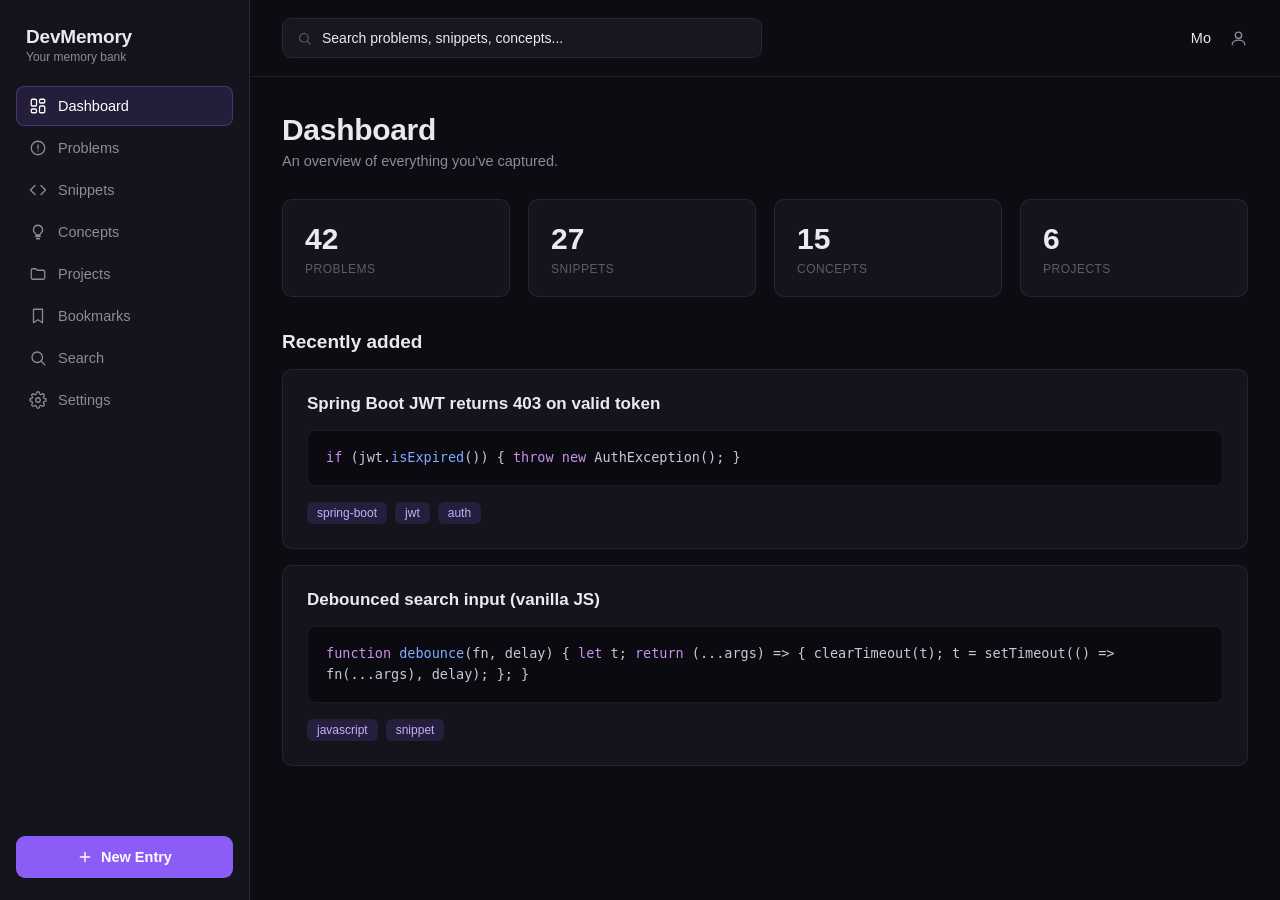
<file: app.html>
<!DOCTYPE html>
<html lang="en">
<head>
  <link rel="stylesheet" href="style.css" />
  <meta charset="UTF-8" />
  <meta name="viewport" content="width=device-width, initial-scale=1.0" />
  <title>DevMemory</title>
</head>
<body>
  <div class="app">
    <div class="overlay" id="overlay"></div>

    <aside class="sidebar" id="sidebar">
      <div class="brand">
        <div class="brand-name">DevMemory</div>
        <div class="brand-sub">Your memory bank</div>
      </div>

      <nav class="nav">
        <button class="nav-item active" data-page="dashboard">
          <span class="icon"><svg viewBox="0 0 24 24" fill="none" stroke="currentColor" stroke-width="1.7" stroke-linecap="round" stroke-linejoin="round"><rect x="3" y="3" width="7" height="9" rx="1.5"/><rect x="14" y="3" width="7" height="5" rx="1.5"/><rect x="14" y="12" width="7" height="9" rx="1.5"/><rect x="3" y="16" width="7" height="5" rx="1.5"/></svg></span>
          Dashboard
        </button>
        <button class="nav-item" data-page="problems">
          <span class="icon"><svg viewBox="0 0 24 24" fill="none" stroke="currentColor" stroke-width="1.7" stroke-linecap="round" stroke-linejoin="round"><circle cx="12" cy="12" r="9"/><line x1="12" y1="8" x2="12" y2="13"/><line x1="12" y1="16" x2="12.01" y2="16"/></svg></span>
          Problems
        </button>
        <button class="nav-item" data-page="snippets">
          <span class="icon"><svg viewBox="0 0 24 24" fill="none" stroke="currentColor" stroke-width="1.7" stroke-linecap="round" stroke-linejoin="round"><polyline points="16 18 22 12 16 6"/><polyline points="8 6 2 12 8 18"/></svg></span>
          Snippets
        </button>
        <button class="nav-item" data-page="concepts">
          <span class="icon"><svg viewBox="0 0 24 24" fill="none" stroke="currentColor" stroke-width="1.7" stroke-linecap="round" stroke-linejoin="round"><path d="M9 18h6M10 21h4M12 3a6 6 0 0 0-3.5 10.9c.5.4.8 1 .8 1.6v.5h5.4v-.5c0-.6.3-1.2.8-1.6A6 6 0 0 0 12 3Z"/></svg></span>
          Concepts
        </button>
        <button class="nav-item" data-page="projects">
          <span class="icon"><svg viewBox="0 0 24 24" fill="none" stroke="currentColor" stroke-width="1.7" stroke-linecap="round" stroke-linejoin="round"><path d="M3 7a2 2 0 0 1 2-2h4l2 2h8a2 2 0 0 1 2 2v8a2 2 0 0 1-2 2H5a2 2 0 0 1-2-2V7Z"/></svg></span>
          Projects
        </button>
        <button class="nav-item" data-page="bookmarks">
          <span class="icon"><svg viewBox="0 0 24 24" fill="none" stroke="currentColor" stroke-width="1.7" stroke-linecap="round" stroke-linejoin="round"><path d="M6 3h12v18l-6-4-6 4V3Z"/></svg></span>
          Bookmarks
        </button>
        <button class="nav-item" data-page="search">
          <span class="icon"><svg viewBox="0 0 24 24" fill="none" stroke="currentColor" stroke-width="1.7" stroke-linecap="round" stroke-linejoin="round"><circle cx="11" cy="11" r="7"/><line x1="21" y1="21" x2="16.65" y2="16.65"/></svg></span>
          Search
        </button>
        <button class="nav-item" data-page="settings">
          <span class="icon"><svg viewBox="0 0 24 24" fill="none" stroke="currentColor" stroke-width="1.7" stroke-linecap="round" stroke-linejoin="round"><circle cx="12" cy="12" r="3"/><path d="M19.4 15a1.7 1.7 0 0 0 .34 1.87l.06.06a2 2 0 1 1-2.83 2.83l-.06-.06a1.7 1.7 0 0 0-1.87-.34 1.7 1.7 0 0 0-1 1.55V21a2 2 0 0 1-4 0v-.09A1.7 1.7 0 0 0 9 19.4a1.7 1.7 0 0 0-1.87.34l-.06.06a2 2 0 1 1-2.83-2.83l.06-.06A1.7 1.7 0 0 0 4.6 15a1.7 1.7 0 0 0-1.55-1H3a2 2 0 0 1 0-4h.09A1.7 1.7 0 0 0 4.6 9a1.7 1.7 0 0 0-.34-1.87l-.06-.06a2 2 0 1 1 2.83-2.83l.06.06A1.7 1.7 0 0 0 9 4.6a1.7 1.7 0 0 0 1-1.55V3a2 2 0 0 1 4 0v.09a1.7 1.7 0 0 0 1 1.55 1.7 1.7 0 0 0 1.87-.34l.06-.06a2 2 0 1 1 2.83 2.83l-.06.06A1.7 1.7 0 0 0 19.4 9a1.7 1.7 0 0 0 1.55 1H21a2 2 0 0 1 0 4h-.09a1.7 1.7 0 0 0-1.51 1Z"/></svg></span>
          Settings
        </button>
      </nav>

      <button class="record-btn" id="newEntryBtn">
        <svg width="16" height="16" viewBox="0 0 24 24" fill="none" stroke="currentColor" stroke-width="2" stroke-linecap="round"><line x1="12" y1="5" x2="12" y2="19"/><line x1="5" y1="12" x2="19" y2="12"/></svg>
        New Entry
      </button>
    </aside>

    <div class="main">
      <div class="topbar">
        <button class="hamburger" id="hamburger" aria-label="Toggle menu">
          <svg viewBox="0 0 24 24" fill="none" stroke="currentColor" stroke-width="1.8" stroke-linecap="round"><line x1="3" y1="6" x2="21" y2="6"/><line x1="3" y1="12" x2="21" y2="12"/><line x1="3" y1="18" x2="21" y2="18"/></svg>
        </button>
        <label class="search">
          <svg viewBox="0 0 24 24" fill="none" stroke="currentColor" stroke-width="1.8" stroke-linecap="round"><circle cx="11" cy="11" r="7"/><line x1="21" y1="21" x2="16.65" y2="16.65"/></svg>
          <input id="globalSearch" type="text" placeholder="Search problems, snippets, concepts..." />
        </label>
        <div class="topbar-right">
          <div class="admin">
            <span class="admin-label">Mo</span>
          </div>
          <svg class="admin-icon" viewBox="0 0 24 24" fill="none" stroke="currentColor" stroke-width="1.7" stroke-linecap="round" stroke-linejoin="round"><circle cx="12" cy="8" r="4"/><path d="M4 20c0-4 4-6 8-6s8 2 8 6"/></svg>
        </div>
      </div>

      <!-- DASHBOARD -->
      <section class="page active" id="page-dashboard">
        <h1 class="page-title">Dashboard</h1>
        <p class="page-sub">An overview of everything you've captured.</p>

        <div class="stat-grid">
          <div class="stat-card"><div class="stat-num">42</div><div class="stat-label">Problems</div></div>
          <div class="stat-card"><div class="stat-num">27</div><div class="stat-label">Snippets</div></div>
          <div class="stat-card"><div class="stat-num">15</div><div class="stat-label">Concepts</div></div>
          <div class="stat-card"><div class="stat-num">6</div><div class="stat-label">Projects</div></div>
        </div>

        <h2 class="section-heading">Recently added</h2>

        <div class="log-card" style="margin-bottom:16px;">
          <h3 class="log-title">Spring Boot JWT returns 403 on valid token</h3>
          <div class="code-block"><span class="kw">if</span> (jwt.<span class="fn">isExpired</span>()) { <span class="kw">throw new</span> AuthException(); }</div>
          <div class="log-tags">
            <span class="tag">spring-boot</span><span class="tag">jwt</span><span class="tag">auth</span>
          </div>
        </div>

        <div class="log-card">
          <h3 class="log-title">Debounced search input (vanilla JS)</h3>
          <div class="code-block"><span class="kw">function</span> <span class="fn">debounce</span>(fn, delay) { <span class="kw">let</span> t; <span class="kw">return</span> (...args) => { clearTimeout(t); t = setTimeout(() => fn(...args), delay); }; }</div>
          <div class="log-tags">
            <span class="tag">javascript</span><span class="tag">snippet</span>
          </div>
        </div>
      </section>

      <!-- PROBLEMS -->
      <section class="page" id="page-problems">
        <h1 class="page-title">Problems</h1>
        <p class="page-sub">Every bug you've fixed, so you never solve it twice.</p>

        <div class="filter-row">
          <div class="filter-item active" data-filter="all">All</div>
          <div class="filter-item" data-filter="open">Open</div>
          <div class="filter-item" data-filter="solved">Solved</div>
          <div class="filter-item" data-filter="backend">Backend</div>
          <div class="filter-item" data-filter="frontend">Frontend</div>
        </div>

        <div class="log-card" style="margin-bottom:16px;">
          <h3 class="log-title">Spring Boot JWT returns 403 on valid token</h3>
          <p class="page-sub" style="margin:0 0 12px;"><strong>Cause:</strong> Clock skew between issuing and validating services.<br><strong>Solution:</strong> Added a 30s leeway to the JWT parser.</p>
          <div class="code-block">Jwts.<span class="fn">parserBuilder</span>().<span class="fn">setAllowedClockSkewSeconds</span>(30).<span class="fn">build</span>();</div>
          <div class="log-tags">
            <span class="tag">spring-boot</span><span class="tag">jwt</span><span class="tag">auth</span>
          </div>
        </div>

        <div class="log-card">
          <h3 class="log-title">Postgres unique constraint fails silently on upsert</h3>
          <p class="page-sub" style="margin:0 0 12px;"><strong>Cause:</strong> Missing ON CONFLICT clause.<br><strong>Solution:</strong> Used ON CONFLICT (email) DO UPDATE.</p>
          <div class="code-block"><span class="kw">INSERT INTO</span> users (...) <span class="kw">ON CONFLICT</span> (email) <span class="kw">DO UPDATE SET</span> ...</div>
          <div class="log-tags">
            <span class="tag">postgresql</span><span class="tag">backend</span>
          </div>
        </div>
      </section>

      <!-- SNIPPETS -->
      <section class="page" id="page-snippets">
        <h1 class="page-title">Snippets</h1>
        <p class="page-sub">Reusable code you don't want to write twice.</p>

        <div class="card-grid">
          <div class="snippet-card">
            <h3 class="snippet-title">Debounce function</h3>
            <div class="snippet-code"><span class="kw">function</span> <span class="fn">debounce</span>(fn, ms) {...}</div>
            <div class="log-tags"><span class="tag">javascript</span></div>
          </div>
          <div class="snippet-card">
            <h3 class="snippet-title">BCrypt password check</h3>
            <div class="snippet-code">passwordEncoder.<span class="fn">matches</span>(raw, hash);</div>
            <div class="log-tags"><span class="tag">java</span><span class="tag">security</span></div>
          </div>
          <div class="snippet-card">
            <h3 class="snippet-title">Centralized exception handler</h3>
            <div class="snippet-code"><span class="kw">@ExceptionHandler</span>(Exception.<span class="kw">class</span>)</div>
            <div class="log-tags"><span class="tag">spring-boot</span></div>
          </div>
        </div>
      </section>

      <!-- CONCEPTS -->
      <section class="page" id="page-concepts">
        <h1 class="page-title">Concepts</h1>
        <p class="page-sub">Technical explanations worth remembering.</p>

        <div class="concept-grid">
          <div class="concept-card">
            <h3 class="concept-title">Modular monolith</h3>
            <p class="concept-desc">A single deployable app split into clearly separated modules by domain, instead of many independently deployed services.</p>
            <div class="log-tags"><span class="tag">architecture</span></div>
          </div>
          <div class="concept-card">
            <h3 class="concept-title">JWT clock skew</h3>
            <p class="concept-desc">Small time differences between servers can make a just-issued token look expired or not-yet-valid. Add leeway when validating.</p>
            <div class="log-tags"><span class="tag">auth</span><span class="tag">jwt</span></div>
          </div>
        </div>
      </section>

      <!-- PROJECTS -->
      <section class="page" id="page-projects">
        <h1 class="page-title">Projects</h1>
        <p class="page-sub">Knowledge organized around what you're building.</p>

        <div class="concept-grid">
          <div class="concept-card">
            <h3 class="concept-title">DevMemory</h3>
            <p class="concept-desc">Personal knowledge base for developers. Spring Boot + Thymeleaf + PostgreSQL.</p>
            <div class="log-tags"><span class="tag">14 items</span></div>
            <div class="project-progress"><div class="project-progress-fill" style="width:65%;"></div></div>
          </div>
          <div class="concept-card">
            <h3 class="concept-title">Smart Fish Pond</h3>
            <p class="concept-desc">ESP32 + Firebase automation for pond monitoring, with a React dashboard.</p>
            <div class="log-tags"><span class="tag">9 items</span></div>
            <div class="project-progress"><div class="project-progress-fill" style="width:40%;"></div></div>
          </div>
        </div>
      </section>

      <!-- BOOKMARKS -->
      <section class="page" id="page-bookmarks">
        <h1 class="page-title">Bookmarks</h1>
        <p class="page-sub">Useful external resources, kept close to everything else.</p>

        <div class="list-row">
          <div>
            <div class="list-row-title">Spring Security JWT Guide</div>
            <div class="list-row-sub"><a href="#">baeldung.com/spring-security-jwt</a> — reference for filter chain setup</div>
          </div>
          <div class="card-actions">
            <button class="btn-ghost">Open</button>
          </div>
        </div>
        <div class="list-row">
          <div>
            <div class="list-row-title">Postgres upsert docs</div>
            <div class="list-row-sub"><a href="#">postgresql.org/docs/current/sql-insert.html</a></div>
          </div>
          <div class="card-actions">
            <button class="btn-ghost">Open</button>
          </div>
        </div>
      </section>

      <!-- SEARCH -->
      <section class="page" id="page-search">
        <h1 class="page-title">Search</h1>
        <p class="page-sub">Search across your entire knowledge base.</p>

        <label class="search" style="max-width:none; padding:14px 16px; margin-bottom:10px;">
          <svg viewBox="0 0 24 24" fill="none" stroke="currentColor" stroke-width="1.8" stroke-linecap="round"><circle cx="11" cy="11" r="7"/><line x1="21" y1="21" x2="16.65" y2="16.65"/></svg>
          <input type="text" placeholder="Try “JWT 403”, “debounce”, “upsert”..." />
        </label>
        <p class="search-results-hint">Showing results across problems, snippets, concepts and bookmarks.</p>

        <div class="log-card">
          <h3 class="log-title">Spring Boot JWT returns 403 on valid token</h3>
          <div class="log-tags"><span class="tag">Problem</span><span class="tag">jwt</span></div>
        </div>
      </section>

      <!-- SETTINGS -->
      <section class="page" id="page-settings">
        <h1 class="page-title">Settings</h1>
        <p class="page-sub">Manage your profile and account.</p>

        <div class="settings-layout">
          <div class="settings-nav">
            <div class="settings-nav-item active" data-settings="profile">Profile</div>
            <div class="settings-nav-item" data-settings="security">Security</div>
            <div class="settings-nav-item" data-settings="account">Account</div>
          </div>

          <div>
            <div class="settings-panel" id="settings-profile">
              <h2 class="panel-heading">Profile</h2>
              <div class="field">
                <label class="field-label" for="fullName">Full name</label>
                <input class="field-input" id="fullName" type="text" value="Mo" />
              </div>
              <div class="field">
                <label class="field-label" for="email2">Email</label>
                <input class="field-input" id="email2" type="email" value="mo@example.com" />
              </div>
              <button class="record-btn" style="margin-top:4px; width:auto; padding:11px 20px;">Save changes</button>
            </div>

            <div class="settings-panel" id="settings-security" style="display:none;">
              <h2 class="panel-heading">Security</h2>
              <div class="field">
                <label class="field-label" for="curPwd">Current password</label>
                <input class="field-input" id="curPwd" type="password" />
              </div>
              <div class="field">
                <label class="field-label" for="newPwd">New password</label>
                <input class="field-input" id="newPwd" type="password" />
              </div>
              <p class="security-note">Passwords are hashed with BCrypt and never stored or shown in plain text.</p>
            </div>

            <div class="settings-panel" id="settings-account" style="display:none;">
              <h2 class="panel-heading">Account</h2>
              <p class="security-note" style="margin-bottom:16px;">Deleting your account permanently removes all problems, snippets, concepts, projects and bookmarks.</p>
              <button class="btn-danger-ghost">Delete account</button>
            </div>
          </div>
        </div>
      </section>
    </div>
  </div>

  <!-- NEW ENTRY MODAL -->
  <div class="modal" id="entryModal">
    <div class="modal-card">
      <div class="modal-head">
        <h2 class="panel-heading" style="margin:0;">New entry</h2>
        <button class="modal-close" id="closeModal" aria-label="Close">&times;</button>
      </div>
      <div class="field">
        <label class="field-label" for="entryType">Type</label>
        <select class="field-input" id="entryType">
          <option>Problem</option>
          <option>Snippet</option>
          <option>Concept</option>
          <option>Bookmark</option>
        </select>
      </div>
      <div class="field">
        <label class="field-label" for="entryTitle">Title</label>
        <input class="field-input" id="entryTitle" type="text" placeholder="Give it a short, searchable title" />
      </div>
      <div class="field">
        <label class="field-label" for="entryBody">Details</label>
        <textarea class="field-input" id="entryBody" placeholder="Problem, cause, solution, code, or description..."></textarea>
      </div>
      <button class="record-btn" style="width:auto; padding:12px 20px;">Save entry</button>
    </div>
  </div>

  <script>
    const sidebar = document.getElementById('sidebar');
    const overlay = document.getElementById('overlay');
    const hamburger = document.getElementById('hamburger');

    function closeSidebar() {
      sidebar.classList.remove('open');
      overlay.classList.remove('show');
    }
    hamburger.addEventListener('click', () => {
      sidebar.classList.toggle('open');
      overlay.classList.toggle('show');
    });
    overlay.addEventListener('click', closeSidebar);

    document.querySelectorAll('.nav-item').forEach((btn) => {
      btn.addEventListener('click', () => {
        document.querySelectorAll('.nav-item').forEach((b) => b.classList.remove('active'));
        btn.classList.add('active');
        document.querySelectorAll('.page').forEach((p) => p.classList.remove('active'));
        document.getElementById('page-' + btn.dataset.page).classList.add('active');
        closeSidebar();
        window.scrollTo(0, 0);
      });
    });

    document.querySelectorAll('.filter-item').forEach((item) => {
      item.addEventListener('click', () => {
        item.parentElement.querySelectorAll('.filter-item').forEach((i) => i.classList.remove('active'));
        item.classList.add('active');
      });
    });

    document.querySelectorAll('.settings-nav-item').forEach((item) => {
      item.addEventListener('click', () => {
        document.querySelectorAll('.settings-nav-item').forEach((i) => i.classList.remove('active'));
        item.classList.add('active');
        ['profile', 'security', 'account'].forEach((key) => {
          document.getElementById('settings-' + key).style.display = key === item.dataset.settings ? 'block' : 'none';
        });
      });
    });

    const entryModal = document.getElementById('entryModal');
    document.getElementById('newEntryBtn').addEventListener('click', () => entryModal.classList.add('show'));
    document.getElementById('closeModal').addEventListener('click', () => entryModal.classList.remove('show'));
    entryModal.addEventListener('click', (e) => { if (e.target === entryModal) entryModal.classList.remove('show'); });
  </script>
</body>
</html>
</file>
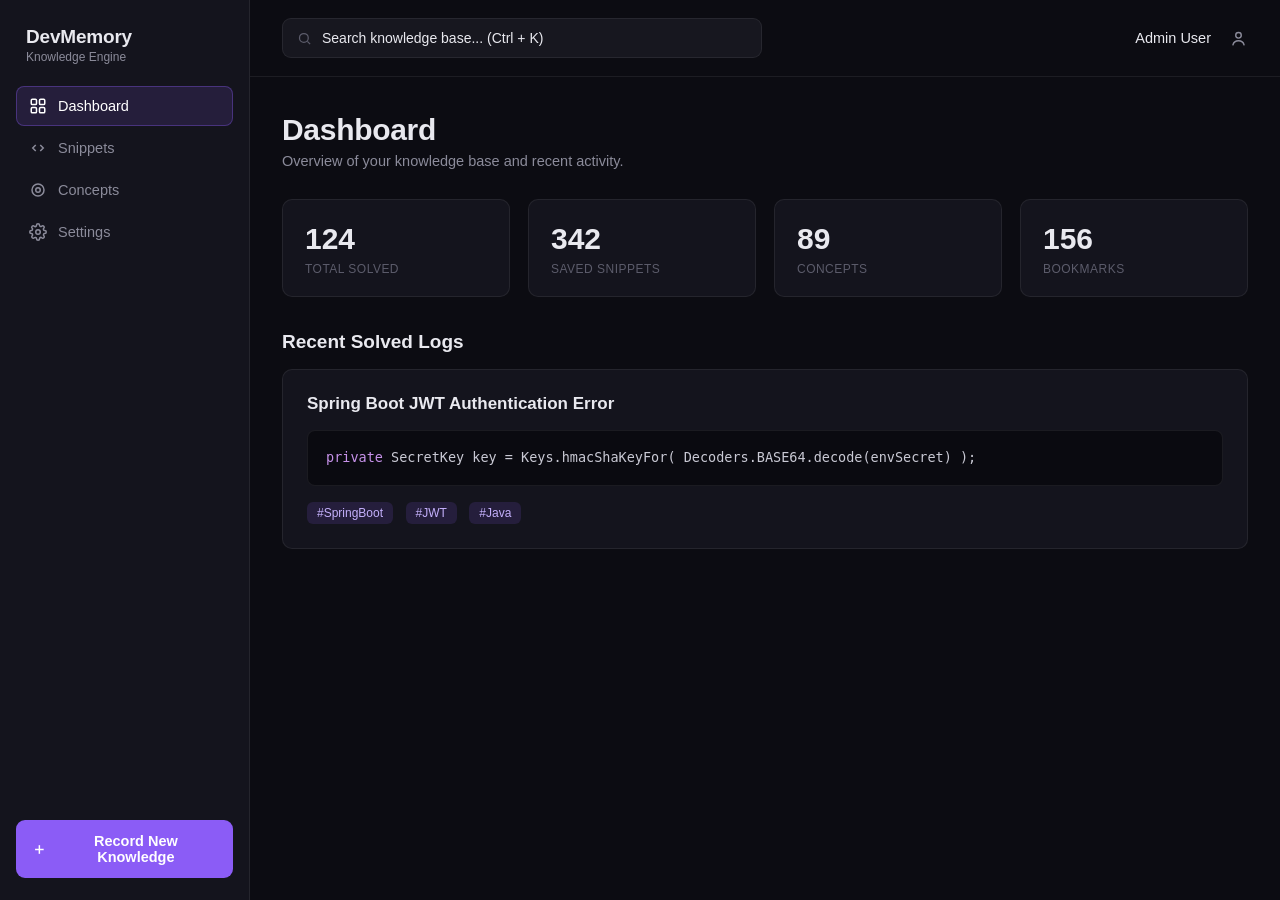
<file: devmemory.html>
<!DOCTYPE html>
<html lang="en">
<head>
<meta charset="UTF-8">
<meta name="viewport" content="width=device-width, initial-scale=1.0">
<title>DevMemory — Knowledge Engine</title>
<link rel="stylesheet" href="style.css" />
</head>
<body>

<div class="overlay" id="overlay"></div>

<div class="app">

  <!-- Sidebar -->
  <aside class="sidebar" id="sidebar">
    <div class="brand">
      <div class="brand-name">DevMemory</div>
      <div class="brand-sub">Knowledge Engine</div>
    </div>

    <nav class="nav">
      <button class="nav-item active" data-page="dashboard">
        <span class="icon">
          <svg viewBox="0 0 24 24" fill="none" stroke="currentColor" stroke-width="2"><rect x="3" y="3" width="7" height="7" rx="1.5"/><rect x="14" y="3" width="7" height="7" rx="1.5"/><rect x="3" y="14" width="7" height="7" rx="1.5"/><rect x="14" y="14" width="7" height="7" rx="1.5"/></svg>
        </span>
        Dashboard
      </button>
      <button class="nav-item" data-page="snippets">
        <span class="icon">
          <svg viewBox="0 0 24 24" fill="none" stroke="currentColor" stroke-width="2"><polyline points="9 8 5 12 9 16"/><polyline points="15 8 19 12 15 16"/></svg>
        </span>
        Snippets
      </button>
      <button class="nav-item" data-page="concepts">
        <span class="icon">
          <svg viewBox="0 0 24 24" fill="none" stroke="currentColor" stroke-width="2"><circle cx="12" cy="12" r="8"/><circle cx="12" cy="12" r="3"/></svg>
        </span>
        Concepts
      </button>
      <button class="nav-item" data-page="settings">
        <span class="icon">
          <svg viewBox="0 0 24 24" fill="none" stroke="currentColor" stroke-width="2"><circle cx="12" cy="12" r="3"/><path d="M19.4 15a1.65 1.65 0 0 0 .33 1.82l.06.06a2 2 0 1 1-2.83 2.83l-.06-.06a1.65 1.65 0 0 0-1.82-.33 1.65 1.65 0 0 0-1 1.51V21a2 2 0 0 1-4 0v-.09A1.65 1.65 0 0 0 9 19.4a1.65 1.65 0 0 0-1.82.33l-.06.06a2 2 0 1 1-2.83-2.83l.06-.06a1.65 1.65 0 0 0 .33-1.82 1.65 1.65 0 0 0-1.51-1H3a2 2 0 0 1 0-4h.09A1.65 1.65 0 0 0 4.6 9a1.65 1.65 0 0 0-.33-1.82l-.06-.06a2 2 0 1 1 2.83-2.83l.06.06a1.65 1.65 0 0 0 1.82.33H9a1.65 1.65 0 0 0 1-1.51V3a2 2 0 0 1 4 0v.09a1.65 1.65 0 0 0 1 1.51 1.65 1.65 0 0 0 1.82-.33l.06-.06a2 2 0 1 1 2.83 2.83l-.06.06a1.65 1.65 0 0 0-.33 1.82V9a1.65 1.65 0 0 0 1.51 1H21a2 2 0 0 1 0 4h-.09a1.65 1.65 0 0 0-1.51 1z"/></svg>
        </span>
        Settings
      </button>
    </nav>

    <button class="record-btn">
      <svg width="15" height="15" viewBox="0 0 24 24" fill="none" stroke="currentColor" stroke-width="2.4"><line x1="12" y1="5" x2="12" y2="19"/><line x1="5" y1="12" x2="19" y2="12"/></svg>
      Record New Knowledge
    </button>
  </aside>

  <!-- Main -->
  <div class="main">
    <header class="topbar">
      <button class="hamburger" id="hamburger" aria-label="Open menu">
        <svg viewBox="0 0 24 24" fill="none" stroke="currentColor" stroke-width="2"><line x1="3" y1="6" x2="21" y2="6"/><line x1="3" y1="12" x2="21" y2="12"/><line x1="3" y1="18" x2="21" y2="18"/></svg>
      </button>

      <label class="search" for="knowledgeSearch">
        <svg viewBox="0 0 24 24" fill="none" stroke="currentColor" stroke-width="2"><circle cx="11" cy="11" r="7"/><line x1="21" y1="21" x2="16.65" y2="16.65"/></svg>
        <input id="knowledgeSearch" type="search" placeholder="Search knowledge base... (Ctrl + K)" aria-label="Search knowledge base" />
      </label>

      <div class="topbar-right">
        <div class="admin">
          <span class="admin-label">Admin User</span>
        </div>
        <svg class="admin-icon" viewBox="0 0 24 24" fill="none" stroke="currentColor" stroke-width="1.8" aria-hidden="true"><circle cx="12" cy="8" r="3.5"/><path d="M5 20c.8-3.4 3.2-5.2 7-5.2s6.2 1.8 7 5.2" stroke-linecap="round"/></svg>
      </div>
    </header>

    <!-- Dashboard page -->
    <section class="page active" id="page-dashboard">
      <h1 class="page-title">Dashboard</h1>
      <p class="page-sub">Overview of your knowledge base and recent activity.</p>

      <div class="stat-grid">
        <div class="stat-card"><div class="stat-num">124</div><div class="stat-label">Total Solved</div></div>
        <div class="stat-card"><div class="stat-num">342</div><div class="stat-label">Saved Snippets</div></div>
        <div class="stat-card"><div class="stat-num">89</div><div class="stat-label">Concepts</div></div>
        <div class="stat-card"><div class="stat-num">156</div><div class="stat-label">Bookmarks</div></div>
      </div>

      <h2 class="section-heading">Recent Solved Logs</h2>
      <div class="log-card">
        <h3 class="log-title">Spring Boot JWT Authentication Error</h3>
        <div class="code-block"><span class="kw">private</span> SecretKey key = Keys.hmacShaKeyFor(
    Decoders.BASE64.decode(envSecret)
);</div>
        <div class="log-tags">
          <span class="tag">#SpringBoot</span>
          <span class="tag">#JWT</span>
          <span class="tag">#Java</span>
        </div>
      </div>
    </section>

    <!-- Snippets page -->
    <section class="page" id="page-snippets">
      <h1 class="page-title">Saved Snippets</h1>
      <p class="page-sub">You have 142 code fragments in your memory bank.</p>

      <div class="filter-row">
        <div class="filter-item active">All</div>
        <div class="filter-item">Recent</div>
        <div class="filter-item">Favorites</div>
        <div class="filter-item">JS/TS</div>
        <div class="filter-item">Python</div>
        <div class="filter-item">Rust</div>
      </div>

      <div class="card-grid">
        <div class="snippet-card">
          <h3 class="snippet-title">JS Debounce Function</h3>
          <div class="snippet-code">const debounce = (func, wait) => { ...
}</div>
          <span class="tag">#utility</span>
          <span class="tag">#frontend</span>
        </div>
        <div class="snippet-card">
          <h3 class="snippet-title">PY Decorator for Logging</h3>
          <div class="snippet-code">def log_execution(func): ...</div>
          <span class="tag">#backend</span>
          <span class="tag">#pythonic</span>
        </div>
        <div class="snippet-card">
          <h3 class="snippet-title">RS Result Error Handling</h3>
          <div class="snippet-code">fn read_username_from_file() -> Result</div>
          <span class="tag">#rust</span>
          <span class="tag">#systems</span>
        </div>
      </div>
    </section>

    <!-- Concepts page -->
    <section class="page" id="page-concepts">
      <h1 class="page-title">Technical Concepts</h1>
      <p class="page-sub">High-level architectural patterns and theoretical foundations.</p>

      <div class="concept-grid">
        <div class="concept-card">
          <h3 class="concept-title">Microservices Architecture</h3>
          <p class="concept-desc">An architectural style that structures an application as a collection of loosely coupled services.</p>
          <span class="tag">#Architecture</span>
          <span class="tag">#DistributedSystems</span>
        </div>
        <div class="concept-card">
          <h3 class="concept-title">OAuth2 Flow</h3>
          <p class="concept-desc">An industry-standard protocol for authorization providing specific flows for web applications.</p>
          <span class="tag">#Security</span>
          <span class="tag">#Identity</span>
        </div>
      </div>
    </section>

    <!-- Settings page -->
    <section class="page" id="page-settings">
      <h1 class="page-title">Settings</h1>
      <p class="page-sub">Manage your account preferences and environment setup.</p>

      <div class="settings-layout">
        <div class="settings-nav">
          <div class="settings-nav-item active">Account</div>
          <div class="settings-nav-item">Appearance</div>
          <div class="settings-nav-item">Developer Preferences</div>
          <div class="settings-nav-item">Notifications</div>
        </div>

        <div>
          <div class="settings-panel">
            <h2 class="panel-heading">Profile Information</h2>
            <div class="field">
              <label class="field-label">Full Name</label>
              <input class="field-input" type="text" value="Jane Doe">
            </div>
            <div class="field">
              <label class="field-label">Email Address</label>
              <input class="field-input" type="email" value="jane.doe@example.com">
            </div>
          </div>

          <div class="settings-panel">
            <h2 class="panel-heading">Security</h2>
            <p class="security-note">Two-Factor Authentication (2FA) is currently Enabled.</p>
          </div>
        </div>
      </div>
    </section>

  </div>
</div>

<script>
  const sidebar = document.getElementById('sidebar');
  const overlay = document.getElementById('overlay');
  const hamburger = document.getElementById('hamburger');
  const searchInput = document.getElementById('knowledgeSearch');

  function openSidebar() {
    sidebar.classList.add('open');
    overlay.classList.add('show');
  }
  function closeSidebar() {
    sidebar.classList.remove('open');
    overlay.classList.remove('show');
  }

  hamburger.addEventListener('click', openSidebar);
  overlay.addEventListener('click', closeSidebar);

  const navItems = document.querySelectorAll('.nav-item');
  const pages = document.querySelectorAll('.page');

  navItems.forEach(item => {
    item.addEventListener('click', () => {
      navItems.forEach(n => n.classList.remove('active'));
      item.classList.add('active');
      const target = item.getAttribute('data-page');
      pages.forEach(p => p.classList.toggle('active', p.id === 'page-' + target));
      closeSidebar();
      window.scrollTo(0, 0);
    });
  });

  // Snippet filter tabs (visual only)
  document.querySelectorAll('.filter-item').forEach(f => {
    f.addEventListener('click', () => {
      document.querySelectorAll('.filter-item').forEach(x => x.classList.remove('active'));
      f.classList.add('active');
    });
  });

  // Settings sub-nav (visual only)
  document.querySelectorAll('.settings-nav-item').forEach(s => {
    s.addEventListener('click', () => {
      document.querySelectorAll('.settings-nav-item').forEach(x => x.classList.remove('active'));
      s.classList.add('active');
    });
  });

  // Close sidebar on Escape
  document.addEventListener('keydown', (e) => {
    if (e.key === 'Escape') closeSidebar();
    if ((e.ctrlKey || e.metaKey) && e.key.toLowerCase() === 'k') {
      e.preventDefault();
      searchInput.focus();
    }
  });
</script>

</body>
</html>
</file>
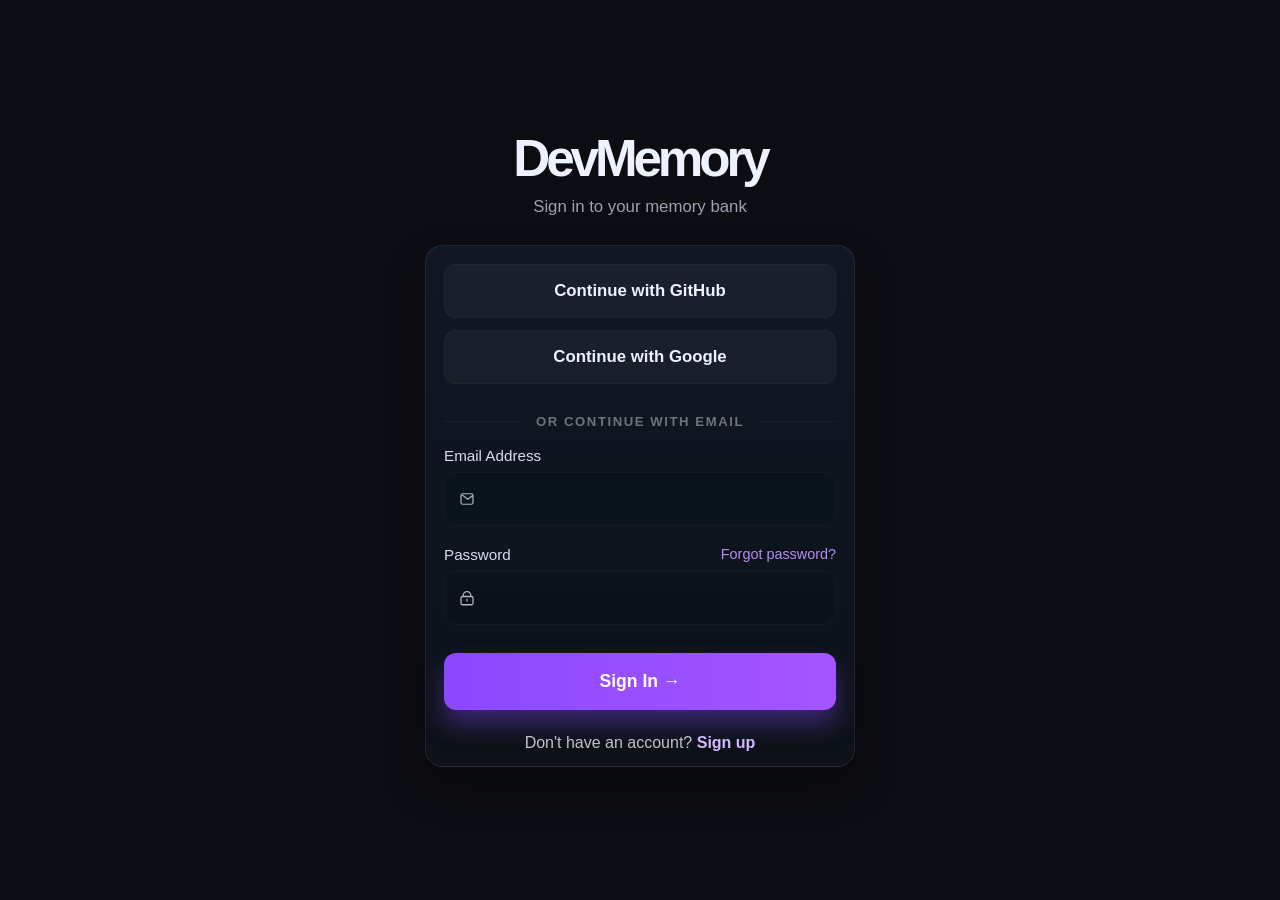
<file: login.html>
<!DOCTYPE html>
<html lang="en">
  <head>
    <link rel="stylesheet" href="style.css" />
    <meta charset="UTF-8" />
    <meta name="viewport" content="width=device-width, initial-scale=1.0" />
    <title>DevMemory Login</title>
  </head>
  <body>
    <div class="login-shell">
      <div class="brand">
        <h1>DevMemory</h1>
        <p>Sign in to your memory bank</p>
      </div>

      <div class="card">
        <button class="social-btn" type="button">Continue with GitHub</button>
        <button class="social-btn" type="button">Continue with Google</button>

        <div class="divider">or continue with email</div>

        <form action="app.html" method="get">
          <div class="field">
            <label class="label-row" for="email">Email Address</label>
            <div class="input-wrap">
              <svg class="icon" viewBox="0 0 24 24" fill="none" aria-hidden="true" xmlns="http://www.w3.org/2000/svg">
                <path d="M4 7.5A2.5 2.5 0 0 1 6.5 5h11A2.5 2.5 0 0 1 20 7.5v9A2.5 2.5 0 0 1 17.5 19h-11A2.5 2.5 0 0 1 4 16.5v-9Zm2.1-.5 6.9 5.2 6.9-5.2" stroke="currentColor" stroke-width="1.6" stroke-linecap="round" stroke-linejoin="round"/>
              </svg>
              <input id="email" type="email" aria-label="Email Address" required />
            </div>
          </div>

          <div class="field">
            <div class="label-row">
              <label for="password">Password</label>
              <a href="#">Forgot password?</a>
            </div>
            <div class="input-wrap">
              <svg class="icon" viewBox="0 0 24 24" fill="none" aria-hidden="true" xmlns="http://www.w3.org/2000/svg">
                <path d="M7 10V8.5A5 5 0 0 1 12 3.5a5 5 0 0 1 5 5V10M6 10h12a2 2 0 0 1 2 2v7a2 2 0 0 1-2 2H6a2 2 0 0 1-2-2v-7a2 2 0 0 1 2-2Zm6 4v2" stroke="currentColor" stroke-width="1.7" stroke-linecap="round" stroke-linejoin="round"/>
              </svg>
              <input id="password" type="password" aria-label="Password" required />
            </div>
          </div>

          <button class="signin-btn" type="submit">Sign In →</button>
        </form>

        <div class="signup">Don't have an account? <a href="#">Sign up</a></div>
      </div>
    </div>
  </body>
</html>
</file>
<file: style.css>
:root {
  --bg: #0c0d12;
  --panel: #111827;
  --panel-2: #0e1724;
  --panel-3: #172234;
  --input: rgba(14, 21, 31, 0.95);
  --border: rgba(255, 255, 255, 0.08);
  --muted: #9aa2b3;
  --text: #edf2ff;
  --soft: #d7deef;
  --purple: #8b48ff;
  --purple-2: #a455ff;
  --gray-1: #1c2434;
  --gray-2: #2c3647;
  --shadow: 0 20px 40px rgba(0, 0, 0, 0.32);
}

* {
  box-sizing: border-box;
}

html, body {
  margin: 0;
  min-height: 100%;
  font-family: Inter, "Segoe UI", Roboto, Helvetica, Arial, sans-serif;
  background: var(--bg);
  color: var(--text);
}

body {
  min-height: 100vh;
  display: flex;
  align-items: center;
  justify-content: center;
  padding: 32px 20px;
}

.login-shell {
  width: min(100%, 430px);
}

.brand {
  text-align: center;
  margin-bottom: 28px;
}

.brand h1 {
  margin: 0;
  font-size: clamp(2.8rem, 4vw, 4rem);
  line-height: 1;
  letter-spacing: -0.08em;
  font-weight: 800;
}

.brand p {
  margin: 12px 0 0;
  color: var(--muted);
  font-size: 1.05rem;
  font-weight: 400;
}

.card {
  background: linear-gradient(180deg, rgba(17, 24, 39, 0.96), rgba(12, 18, 24, 0.98));
  border: 1px solid var(--border);
  border-radius: 18px;
  box-shadow: var(--shadow);
  padding: 18px 18px 14px;
}

.social-btn,
.signin-btn {
  width: 100%;
  border: none;
  border-radius: 12px;
  font: inherit;
  cursor: pointer;
}

.social-btn {
  background: rgba(255, 255, 255, 0.04);
  color: var(--text);
  border: 1px solid rgba(255, 255, 255, 0.03);
  padding: 16px 14px;
  font-size: 1.05rem;
  font-weight: 600;
  margin-bottom: 12px;
  transition: filter 0.2s ease, transform 0.2s ease;
}

.social-btn:hover,
.signin-btn:hover {
  filter: brightness(1.04);
  transform: translateY(-1px);
}

.divider {
  display: flex;
  align-items: center;
  gap: 14px;
  color: rgba(255, 255, 255, 0.4);
  font-size: 0.82rem;
  font-weight: 600;
  letter-spacing: 0.12em;
  text-transform: uppercase;
  margin: 18px 0 18px;
}

.divider::before,
.divider::after {
  content: "";
  height: 1px;
  background: rgba(255, 255, 255, 0.05);
  flex: 1;
}

.field {
  margin-bottom: 20px;
}

.label-row {
  display: flex;
  align-items: center;
  justify-content: space-between;
  margin-bottom: 8px;
  color: var(--soft);
  font-size: 0.95rem;
}

.label-row a {
  color: #b78cf4;
  text-decoration: none;
  font-size: 0.9rem;
}

.input-wrap {
  position: relative;
}

.input-wrap .icon {
  position: absolute;
  left: 14px;
  top: 50%;
  transform: translateY(-50%);
  width: 18px;
  height: 18px;
  color: #d7deef;
  opacity: 0.8;
}

.input-wrap input {
  width: 100%;
  border: 1px solid rgba(255, 255, 255, 0.04);
  background: rgba(11, 18, 28, 0.9);
  color: var(--text);
  border-radius: 12px;
  padding: 16px 16px 16px 42px;
  font-size: 1.05rem;
  outline: none;
}

.input-wrap input::placeholder {
  color: rgba(225, 233, 246, 0.34);
}

.input-wrap input:focus {
  border-color: rgba(165, 126, 255, 0.7);
  box-shadow: 0 0 0 3px rgba(149, 109, 255, 0.14);
}

.signin-btn {
  margin-top: 8px;
  padding: 18px 16px;
  border-radius: 12px;
  background: linear-gradient(90deg, var(--purple) 0%, var(--purple-2) 100%);
  color: #fff;
  font-size: 1.1rem;
  font-weight: 700;
  box-shadow: 0 14px 24px rgba(140, 72, 255, 0.38);
}

.signup {
  text-align: center;
  color: rgba(255, 255, 255, 0.75);
  font-size: 1rem;
  margin-top: 24px;
}

.signup a {
  color: #d3b7ff;
  text-decoration: none;
  font-weight: 600;
}

@media (max-width: 480px) {
  body {
    padding: 18px 14px;
  }

  .brand {
    margin-bottom: 18px;
  }

  .card {
    padding: 14px 14px 12px;
  }

  .social-btn,
  .signin-btn {
    font-size: 0.98rem;
    padding-top: 14px;
    padding-bottom: 14px;
  }

  .divider {
    letter-spacing: 0.08em;
    font-size: 0.74rem;
  }

  .label-row {
    font-size: 0.88rem;
  }

  .input-wrap input {
    font-size: 0.98rem;
    padding-top: 15px;
    padding-bottom: 15px;
  }

  .signup {
    font-size: 0.92rem;
  }
}

/* Dashboard styles */
body:has(.app) {
  --bg: #0c0c12;
  --panel: #14141d;
  --panel-alt: #17171f;
  --border: rgba(255,255,255,0.07);
  --border-strong: rgba(255,255,255,0.12);
  --text: #e9e9ef;
  --text-dim: #8b8b9a;
  --text-faint: #5c5c6b;
  --accent: #8b5cf6;
  --accent-hover: #9d6ffb;
  --accent-soft: rgba(139,92,246,0.14);
  --pink: #ec4899;
  --radius: 10px;
  --sidebar-w: 250px;
  display: block;
  padding: 0;
  background: var(--bg);
  color: var(--text);
  font-family: -apple-system, BlinkMacSystemFont, "Segoe UI", Inter, Roboto, "Helvetica Neue", Arial, sans-serif;
}
body:has(.app) a { color: inherit; text-decoration: none; }
body:has(.app) button { font-family: inherit; }
body:has(.app) .app { display: flex; min-height: 100vh; }
body:has(.app) .sidebar { width: var(--sidebar-w); flex-shrink: 0; background: var(--panel); border-right: 1px solid var(--border); display: flex; flex-direction: column; padding: 22px 16px; position: sticky; top: 0; height: 100vh; }
body:has(.app) .brand { padding: 4px 10px 22px; text-align: left; margin-bottom: 0; }
body:has(.app) .brand-name { font-size: 19px; font-weight: 700; letter-spacing: -0.01em; }
body:has(.app) .brand-sub { font-size: 12px; color: var(--text-dim); margin-top: 2px; }
body:has(.app) .nav { display: flex; flex-direction: column; gap: 2px; flex: 1; }
body:has(.app) .nav-item { display: flex; align-items: center; gap: 11px; padding: 10px 12px; border-radius: 8px; color: var(--text-dim); font-size: 14.5px; cursor: pointer; border: 1px solid transparent; background: none; width: 100%; text-align: left; }
body:has(.app) .nav-item:hover { background: rgba(255,255,255,0.03); color: var(--text); }
body:has(.app) .nav-item.active { background: var(--accent-soft); border-color: rgba(139,92,246,0.35); color: #fff; }
body:has(.app) .nav-item .icon { width: 18px; height: 18px; flex-shrink: 0; display: inline-flex; align-items: center; justify-content: center; }
body:has(.app) .nav-item svg { width: 18px; height: 18px; }
body:has(.app) .record-btn { margin-top: 14px; background: var(--accent); color: #fff; border: none; border-radius: 9px; padding: 13px 16px; font-size: 14.5px; font-weight: 600; cursor: pointer; display: flex; align-items: center; justify-content: center; gap: 8px; transition: background 0.15s ease; }
body:has(.app) .record-btn:hover { background: var(--accent-hover); }
body:has(.app) .topbar { display: flex; align-items: center; gap: 14px; padding: 18px 32px; border-bottom: 1px solid var(--border); }
body:has(.app) .hamburger { display: none; background: none; border: 1px solid var(--border-strong); border-radius: 8px; width: 38px; height: 38px; align-items: center; justify-content: center; cursor: pointer; flex-shrink: 0; color: var(--text); }
body:has(.app) .hamburger svg { width: 20px; height: 20px; }
body:has(.app) .search { flex: 1; max-width: 480px; background: var(--panel-alt); border: 1px solid var(--border); border-radius: 9px; padding: 10px 14px; color: var(--text-faint); font-size: 14px; display: flex; align-items: center; gap: 8px; }
body:has(.app) .search svg { width: 15px; height: 15px; flex-shrink: 0; }
body:has(.app) .search input { width: 100%; min-width: 0; border: 0; outline: 0; background: transparent; color: var(--text); font: inherit; }
body:has(.app) .search input::placeholder { color: inherit; opacity: 1; }
body:has(.app) .search:focus-within { border-color: var(--accent); box-shadow: 0 0 0 3px var(--accent-soft); }
body:has(.app) .topbar-right { margin-left: auto; display: flex; align-items: center; gap: 18px; flex-shrink: 0; }
body:has(.app) .admin-icon { color: var(--text-dim); width: 19px; height: 19px; flex-shrink: 0; order: 2; }
body:has(.app) .admin { display: flex; align-items: center; gap: 8px; font-size: 14.5px; font-weight: 500; order: 1; }
body:has(.app) .admin-label { white-space: nowrap; }
body:has(.app) .main { flex: 1; min-width: 0; }
body:has(.app) .page { padding: 36px 32px 60px; display: none; }
body:has(.app) .page.active { display: block; }
body:has(.app) .page-title { font-size: 30px; font-weight: 700; letter-spacing: -0.01em; margin: 0 0 6px; }
body:has(.app) .page-sub { color: var(--text-dim); font-size: 14.5px; margin: 0 0 30px; }
body:has(.app) .tag { display: inline-block; font-size: 12px; padding: 4px 10px; border-radius: 6px; background: var(--accent-soft); color: #c4b0fb; margin-right: 8px; }
body:has(.app) .stat-grid { display: grid; grid-template-columns: repeat(4, 1fr); gap: 18px; margin-bottom: 34px; }
body:has(.app) .stat-card, body:has(.app) .log-card, body:has(.app) .snippet-card, body:has(.app) .concept-card, body:has(.app) .settings-panel { background: var(--panel); border: 1px solid var(--border); border-radius: var(--radius); }
body:has(.app) .stat-card { padding: 22px 22px 20px; }
body:has(.app) .stat-num { font-size: 30px; font-weight: 700; }
body:has(.app) .stat-label { margin-top: 6px; font-size: 12px; letter-spacing: 0.04em; color: var(--text-faint); text-transform: uppercase; }
body:has(.app) .section-heading { font-size: 19px; font-weight: 700; margin: 0 0 16px; }
body:has(.app) .log-card { padding: 24px; }
body:has(.app) .log-title { font-size: 17px; font-weight: 600; margin: 0 0 16px; }
body:has(.app) .code-block, body:has(.app) .snippet-code { background: #0a0a10; border: 1px solid var(--border); border-radius: 8px; font-family: "SF Mono", "Fira Code", Menlo, Consolas, monospace; overflow-x: auto; color: #c9c9d4; }
body:has(.app) .code-block { padding: 16px 18px; font-size: 13.5px; line-height: 1.6; }
body:has(.app) .code-block .kw { color: #c792ea; }
body:has(.app) .code-block .fn { color: #82aaff; }
body:has(.app) .log-tags { margin-top: 16px; }
body:has(.app) .filter-row { display: flex; gap: 22px; border-bottom: 1px solid var(--border); margin-bottom: 26px; overflow-x: auto; white-space: nowrap; }
body:has(.app) .filter-item { padding: 4px 2px 14px; font-size: 14.5px; color: var(--text-dim); cursor: pointer; border-bottom: 2px solid transparent; flex-shrink: 0; }
body:has(.app) .filter-item.active { color: #fff; border-bottom-color: var(--accent); font-weight: 600; }
body:has(.app) .card-grid { display: grid; grid-template-columns: repeat(3, 1fr); gap: 20px; }
body:has(.app) .snippet-card { padding: 20px; }
body:has(.app) .snippet-title { font-size: 16px; font-weight: 600; margin: 0 0 14px; }
body:has(.app) .snippet-code { padding: 14px 16px; font-size: 13px; margin-bottom: 14px; }
body:has(.app) .concept-grid { display: grid; grid-template-columns: repeat(2, 1fr); gap: 20px; }
body:has(.app) .concept-card { padding: 22px; }
body:has(.app) .concept-title { font-size: 17px; font-weight: 600; margin: 0 0 10px; }
body:has(.app) .concept-desc { font-size: 14px; color: var(--text-dim); line-height: 1.55; margin: 0 0 16px; }
body:has(.app) .settings-layout { display: grid; grid-template-columns: 220px 1fr; gap: 24px; align-items: start; }
body:has(.app) .settings-nav { display: flex; flex-direction: column; gap: 4px; }
body:has(.app) .settings-nav-item { padding: 11px 14px; border-radius: 8px; font-size: 14.5px; color: var(--text-dim); cursor: pointer; }
body:has(.app) .settings-nav-item.active { background: var(--panel); border: 1px solid var(--border-strong); color: #fff; }
body:has(.app) .settings-panel { padding: 26px; margin-bottom: 22px; }
body:has(.app) .panel-heading { font-size: 18px; font-weight: 700; margin: 0 0 20px; }
body:has(.app) .field { margin-bottom: 18px; }
body:has(.app) .field:last-child { margin-bottom: 0; }
body:has(.app) .field-label { display: block; font-size: 13px; color: var(--text-dim); margin-bottom: 8px; }
body:has(.app) .field-input { width: 100%; background: #0a0a10; border: 1px solid var(--border-strong); border-radius: 8px; padding: 12px 14px; color: var(--text); font-size: 14.5px; }
body:has(.app) .field-input:focus { outline: none; border-color: var(--accent); }
body:has(.app) .security-note { font-size: 14px; color: var(--text-dim); }
body:has(.app) .overlay { display: none; position: fixed; inset: 0; background: rgba(0,0,0,0.55); z-index: 30; }
body:has(.app) .overlay.show { display: block; }
body:has(.app) button:focus-visible, body:has(.app) .nav-item:focus-visible, body:has(.app) .field-input:focus-visible { outline: 2px solid var(--accent); outline-offset: 2px; }

/* Extra components needed for full pages, following the existing system */
body:has(.app) .empty-state { text-align: center; padding: 60px 20px; color: var(--text-dim); border: 1px dashed var(--border-strong); border-radius: var(--radius); }
body:has(.app) .empty-state p { margin: 0 0 16px; font-size: 14.5px; }
body:has(.app) .btn-ghost { background: none; border: 1px solid var(--border-strong); color: var(--text); border-radius: 8px; padding: 10px 16px; font-size: 14px; cursor: pointer; }
body:has(.app) .btn-ghost:hover { background: rgba(255,255,255,0.04); }
body:has(.app) .btn-danger-ghost { background: none; border: 1px solid rgba(236,72,153,0.35); color: var(--pink); border-radius: 8px; padding: 10px 16px; font-size: 14px; cursor: pointer; }
body:has(.app) .btn-danger-ghost:hover { background: rgba(236,72,153,0.08); }
body:has(.app) .card-actions { display: flex; gap: 8px; margin-top: 4px; }
body:has(.app) .list-row { display: flex; align-items: center; justify-content: space-between; gap: 16px; padding: 16px 20px; border: 1px solid var(--border); border-radius: var(--radius); background: var(--panel); margin-bottom: 10px; }
body:has(.app) .list-row-title { font-size: 15px; font-weight: 600; margin: 0 0 4px; }
body:has(.app) .list-row-sub { font-size: 13px; color: var(--text-dim); }
body:has(.app) .list-row-sub a { color: #b78cf4; }
body:has(.app) .search-results-hint { font-size: 13px; color: var(--text-faint); margin-bottom: 18px; }
body:has(.app) .project-progress { height: 6px; border-radius: 4px; background: var(--panel-alt); overflow: hidden; margin-top: 14px; }
body:has(.app) .project-progress-fill { height: 100%; background: linear-gradient(90deg, var(--accent), var(--pink)); }
body:has(.app) .modal { display: none; position: fixed; inset: 0; z-index: 50; align-items: center; justify-content: center; padding: 20px; }
body:has(.app) .modal.show { display: flex; }
body:has(.app) .modal-card { width: min(100%, 560px); max-height: 85vh; overflow-y: auto; background: var(--panel); border: 1px solid var(--border-strong); border-radius: var(--radius); padding: 26px; box-shadow: var(--shadow); }
body:has(.app) .modal-head { display: flex; align-items: center; justify-content: space-between; margin-bottom: 20px; }
body:has(.app) .modal-close { background: none; border: none; color: var(--text-dim); cursor: pointer; font-size: 20px; line-height: 1; }
body:has(.app) select.field-input { appearance: none; }
body:has(.app) textarea.field-input { resize: vertical; min-height: 90px; font-family: inherit; }

@media (max-width: 900px) {
  body:has(.app) .stat-grid { grid-template-columns: repeat(2, 1fr); }
  body:has(.app) .card-grid { grid-template-columns: repeat(2, 1fr); }
  body:has(.app) .concept-grid, body:has(.app) .settings-layout { grid-template-columns: 1fr; }
  body:has(.app) .settings-nav { flex-direction: row; overflow-x: auto; border-bottom: 1px solid var(--border); padding-bottom: 10px; margin-bottom: 4px; }
  body:has(.app) .settings-nav-item { flex-shrink: 0; }
}
@media (max-width: 768px) {
  body:has(.app) .hamburger { display: inline-flex; }
  body:has(.app) .admin-label { display: none; }
  body:has(.app) .sidebar { position: fixed; top: 0; left: 0; height: 100vh; z-index: 40; transform: translateX(-100%); transition: transform 0.22s ease; box-shadow: 20px 0 40px rgba(0,0,0,0.4); }
  body:has(.app) .sidebar.open { transform: translateX(0); }
  body:has(.app) .topbar { padding: 14px 16px; gap: 10px; }
  body:has(.app) .search input::placeholder { color: transparent; }
  body:has(.app) .search { padding: 10px; max-width: none; flex: 0 0 auto; }
  body:has(.app) .page { padding: 22px 16px 48px; }
  body:has(.app) .page-title { font-size: 24px; }
  body:has(.app) .stat-grid { grid-template-columns: 1fr 1fr; gap: 12px; }
  body:has(.app) .stat-card { padding: 16px; }
  body:has(.app) .stat-num { font-size: 24px; }
  body:has(.app) .card-grid { grid-template-columns: 1fr; }
}
@media (max-width: 420px) {
  body:has(.app) .stat-grid { grid-template-columns: 1fr 1fr; }
  body:has(.app) .topbar-right { gap: 12px; }
}

/* Landing page */
body:has(.landing) {
  display: block;
  padding: 0;
}
.landing { max-width: 1120px; margin: 0 auto; padding: 0 24px; }
.landing-nav { display: flex; align-items: center; justify-content: space-between; padding: 26px 0; }
.landing-nav .brand-name { font-size: 19px; font-weight: 700; letter-spacing: -0.01em; }
.landing-nav-links { display: flex; align-items: center; gap: 22px; }
.landing-nav-links a { color: var(--muted); text-decoration: none; font-size: 14.5px; }
.landing-nav-links a:hover { color: var(--text); }
.btn-primary { display: inline-flex; align-items: center; gap: 8px; background: linear-gradient(90deg, var(--purple) 0%, var(--purple-2) 100%); color: #fff; border: none; border-radius: 10px; padding: 12px 20px; font-size: 14.5px; font-weight: 700; text-decoration: none; box-shadow: 0 14px 24px rgba(140, 72, 255, 0.28); }
.landing-nav-links a.btn-primary { color: #fff; }
.btn-secondary { display: inline-flex; align-items: center; gap: 8px; background: rgba(255,255,255,0.04); color: var(--text); border: 1px solid var(--border); border-radius: 10px; padding: 12px 20px; font-size: 14.5px; font-weight: 600; text-decoration: none; }

.hero { display: grid; grid-template-columns: 1.05fr 0.95fr; gap: 56px; align-items: center; padding: 64px 0 88px; }
.hero-kicker { color: #b78cf4; font-size: 14.5px; font-weight: 600; margin: 0 0 18px; }
.hero h1 { font-size: clamp(2.4rem, 4vw, 3.4rem); line-height: 1.08; letter-spacing: -0.02em; margin: 0 0 20px; }
.hero p.lede { color: var(--muted); font-size: 1.1rem; line-height: 1.6; margin: 0 0 30px; max-width: 46ch; }
.hero-actions { display: flex; gap: 14px; flex-wrap: wrap; }

.demo-card { background: linear-gradient(180deg, rgba(17, 24, 39, 0.96), rgba(12, 18, 24, 0.98)); border: 1px solid var(--border); border-radius: 16px; box-shadow: var(--shadow); padding: 20px; min-height: 230px; }
.demo-search { display: flex; align-items: center; gap: 10px; background: rgba(11, 18, 28, 0.9); border: 1px solid rgba(255,255,255,0.06); border-radius: 10px; padding: 12px 14px; color: var(--text); font-size: 14px; margin-bottom: 16px; }
.demo-search svg { width: 15px; height: 15px; flex-shrink: 0; color: rgba(225, 233, 246, 0.5); }
.demo-cursor { display: inline-block; width: 2px; height: 15px; background: #b78cf4; margin-left: 1px; vertical-align: -3px; animation: demo-blink 0.9s steps(1) infinite; }
@keyframes demo-blink { 50% { opacity: 0; } }
.demo-result { opacity: 0; transform: translateY(6px); transition: opacity 0.4s ease, transform 0.4s ease; }
.demo-result.show { opacity: 1; transform: translateY(0); }
.demo-result-title { font-size: 15px; font-weight: 600; margin: 0 0 10px; color: var(--text); }
.demo-code { background: #0a0a10; border: 1px solid var(--border); border-radius: 8px; padding: 14px 16px; font-family: "SF Mono", "Fira Code", Menlo, Consolas, monospace; font-size: 13px; line-height: 1.6; color: #c9c9d4; overflow-x: auto; }
.demo-code .kw { color: #c792ea; }
.demo-code .fn { color: #82aaff; }
.demo-meta { margin-top: 14px; font-size: 12.5px; color: var(--muted); }
.demo-meta span { color: #b78cf4; }

.before-after { display: flex; align-items: center; justify-content: center; gap: 30px; margin: 0 0 90px; flex-wrap: wrap; }
.ba-chaos { display: flex; flex-wrap: wrap; gap: 12px; max-width: 360px; justify-content: center; }
.ba-chip { display: flex; align-items: center; gap: 8px; background: var(--panel-2); border: 1px solid rgba(248, 113, 113, 0.42); border-radius: 10px; padding: 10px 13px; font-size: 12.5px; color: var(--muted); transform: rotate(var(--r)); opacity: 0.9; }
.ba-chip img { width: 17px; height: 17px; flex-shrink: 0; object-fit: contain; }
.ba-arrow { color: var(--muted); flex-shrink: 0; }
.ba-arrow svg { width: 30px; height: 30px; }
.ba-clean { background: linear-gradient(180deg, rgba(17, 24, 39, 0.96), rgba(12, 18, 24, 0.98)); border: 1px solid rgba(74, 222, 128, 0.52); box-shadow: 0 0 0 3px rgba(34, 197, 94, 0.1), var(--shadow); border-radius: 16px; padding: 20px; width: min(100%, 280px); }
.ba-clean-brand { color: #86efac; font-size: 12px; font-weight: 700; letter-spacing: 0.08em; margin-bottom: 14px; text-transform: uppercase; }
.ba-clean-title { font-size: 15px; font-weight: 700; color: var(--text); margin-bottom: 6px; }
.ba-clean-sub { font-size: 12.5px; color: var(--muted); line-height: 1.5; }
@media (max-width: 700px) {
  .before-after { flex-direction: column; }
  .ba-arrow { transform: rotate(90deg); }
}

.disclaimer { text-align: center; color: var(--muted); font-size: 16.5px; line-height: 1.7; max-width: 62ch; margin: 0 auto 90px; }
.disclaimer strong { color: var(--soft); }

.section-label { text-align: center; color: var(--muted); font-size: 14.5px; margin: 0 0 12px; }
.section-title { text-align: center; font-size: clamp(1.7rem, 3vw, 2.2rem); letter-spacing: -0.01em; margin: 0 0 56px; }

.feature-grid { display: grid; grid-template-columns: repeat(4, 1fr); gap: 18px; margin-bottom: 100px; }
.feature-card { background: var(--panel); border: 1px solid var(--border); border-radius: 12px; padding: 24px; }
.feature-icon { width: 38px; height: 38px; border-radius: 9px; background: rgba(139,92,246,0.14); color: #c4b0fb; display: flex; align-items: center; justify-content: center; margin-bottom: 16px; }
.feature-icon svg { width: 19px; height: 19px; }
.feature-card h3 { font-size: 15.5px; font-weight: 600; margin: 0 0 8px; }
.feature-card p { font-size: 13.5px; color: var(--muted); line-height: 1.55; margin: 0; }

.cta-band { text-align: center; border: 1px solid var(--border); border-radius: 18px; padding: 64px 32px; margin-bottom: 80px; background: linear-gradient(180deg, rgba(139,72,255,0.08), rgba(12,13,18,0)); }
.cta-band h2 { font-size: clamp(1.6rem, 3vw, 2rem); margin: 0 0 14px; letter-spacing: -0.01em; }
.cta-band p { color: var(--muted); margin: 0 0 26px; }

.landing-footer { border-top: 1px solid var(--border); padding: 56px 0 30px; display: grid; grid-template-columns: minmax(230px, 1.35fr) repeat(3, minmax(130px, 1fr)); column-gap: 48px; row-gap: 42px; color: var(--muted); font-size: 13.5px; }
.footer-brand { color: var(--text); font-size: 27px; font-weight: 800; letter-spacing: -0.04em; }
.footer-quote { max-width: 245px; color: var(--soft); font-family: Georgia, "Times New Roman", serif; font-size: 17px; line-height: 1.45; margin: 72px 0 22px; }
.footer-quote-credit { color: var(--muted); font-size: 13.5px; }
.footer-links-column { display: flex; flex-direction: column; align-items: flex-start; gap: 11px; }
.footer-heading { color: var(--muted); font-size: 13px; margin: 0 0 7px; }
.footer-links-column a { color: var(--text); text-decoration: none; font-size: 14.5px; }
.footer-links-column a:hover { color: #fff; }
.footer-bottom { grid-column: 2 / -1; display: flex; align-items: center; gap: 42px; padding-top: 24px; border-top: 1px solid var(--border); }
.footer-language { margin-left: auto; color: var(--text); text-decoration: none; border: 1px solid var(--border); border-radius: 999px; padding: 11px 16px; }
.footer-language:hover { border-color: rgba(255,255,255,0.24); }

@media (max-width: 860px) {
  .hero { grid-template-columns: 1fr; padding: 40px 0 60px; }
  .feature-grid { grid-template-columns: repeat(2, 1fr); }
  .landing-footer { grid-template-columns: repeat(3, 1fr); }
  .footer-brand-column { grid-column: 1 / -1; }
  .footer-quote { margin-top: 34px; }
  .footer-bottom { grid-column: 1 / -1; }
}
@media (max-width: 520px) {
  .landing-nav-links a:not(.btn-primary):not(.btn-secondary) { display: none; }
  .feature-grid { grid-template-columns: 1fr; }
  .cta-band { padding: 40px 20px; }
  .landing-footer { grid-template-columns: repeat(2, 1fr); column-gap: 28px; padding-top: 42px; }
  .footer-brand-column { grid-column: 1 / -1; }
  .footer-bottom { grid-column: 1 / -1; align-items: flex-start; flex-direction: column; gap: 12px; }
  .footer-language { margin-left: 0; }
}
</file>
